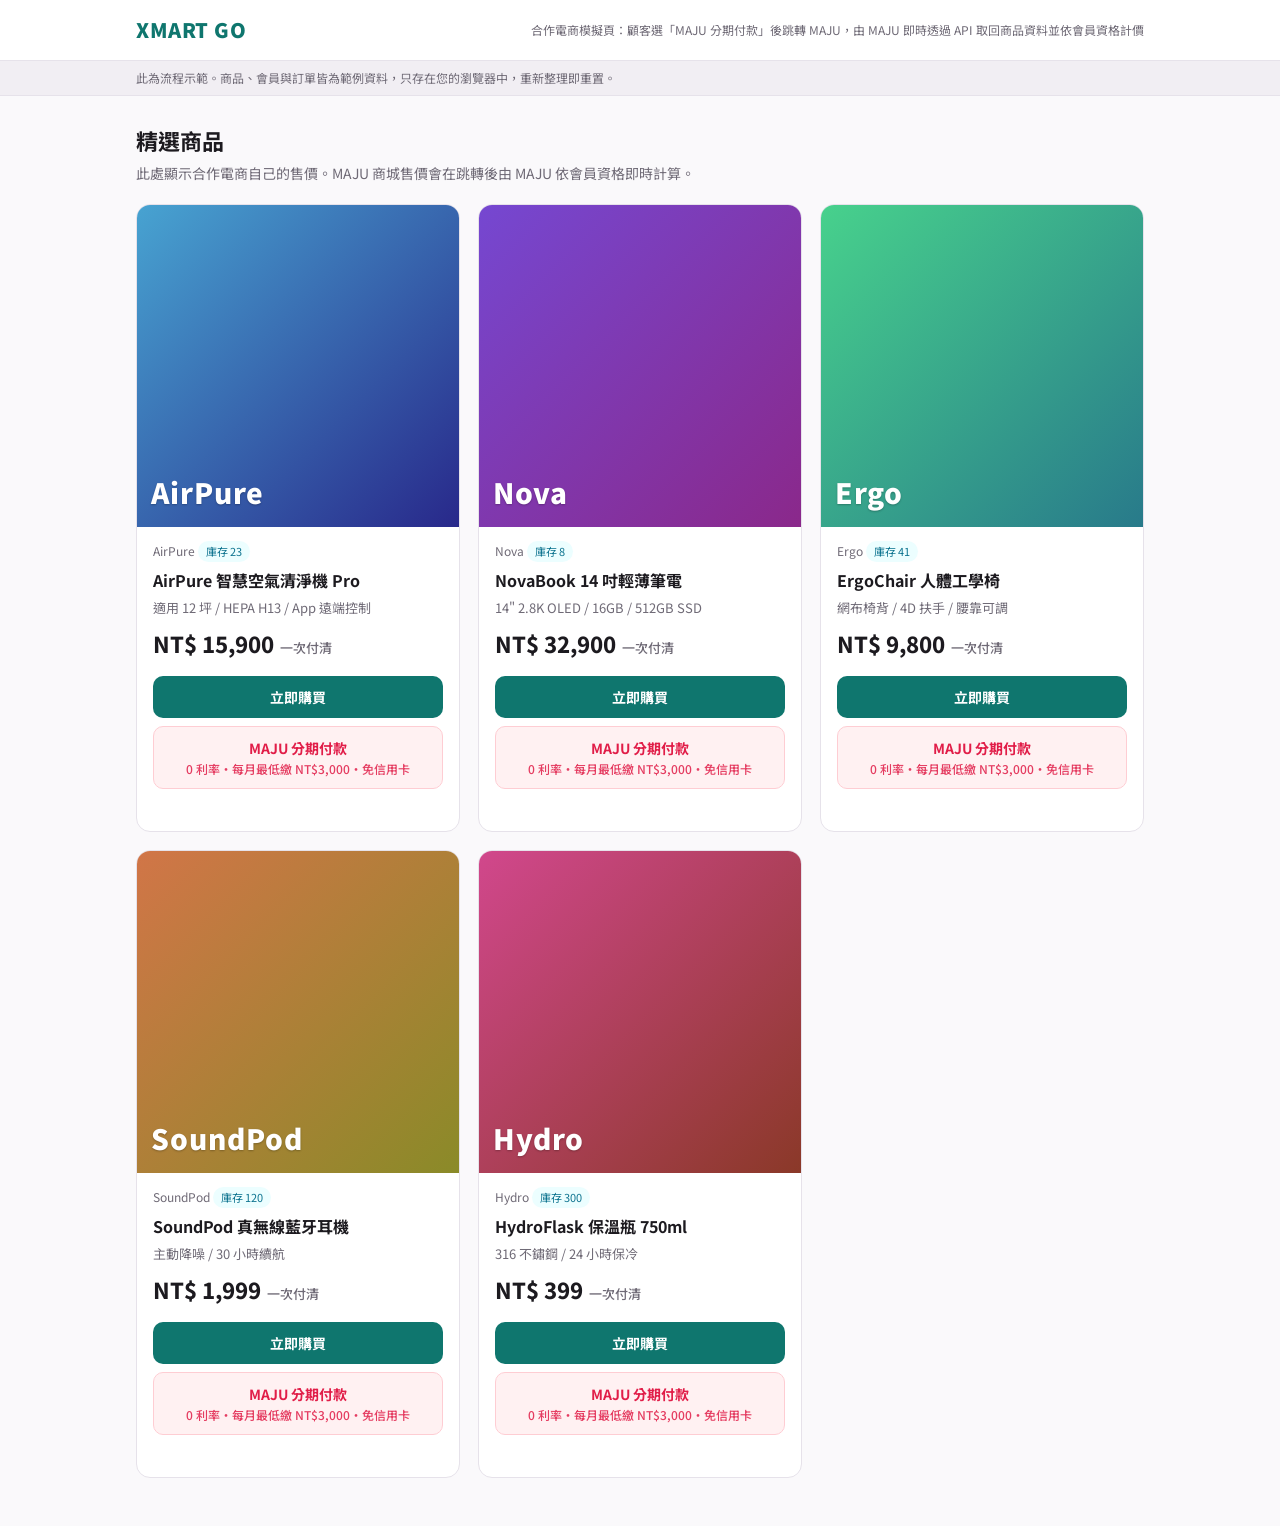
<file: index.html>
<!doctype html>
<html lang="zh-Hant">
<head>
<meta charset="utf-8">
<meta name="viewport" content="width=device-width, initial-scale=1, viewport-fit=cover">
<title>MAJU 分期付款流程示範</title>
<style>body{margin:0;font-size:14px}img{max-width:100%}</style>
<link rel="stylesheet" href="https://fonts.googleapis.com/css2?family=Noto+Sans+TC:wght@400;500;700;900&display=swap">
<style>
  /* Layout: two "sites" in one page — XMART GO shop (teal) and MAJU checkout (rose), switched by hash. Checkout is a 2-column grid that stacks on phones. */
  :root {
    --bg: #faf9fb; --card: #ffffff; --fg: #1c1a1f; --muted: #6f6a76; --line: #e6e2ea; --soft: #f1eef3;
    --brand: #e11d48; --brand-dark: #be123c; --brand-soft: #fff1f2; --brand-line: #fecdd3;
    --shop: #0f766e; --shop-soft: #ecfeff; --shop-fg: #0e7490;
    --ok: #15803d; --ok-soft: #f0fdf4; --warn: #b45309; --warn-soft: #fffbeb; --warn-line: #fde68a;
    --err: #991b1b; --err-soft: #fef2f2; --err-line: #fecaca;
    --chip: linear-gradient(135deg, #3f3f46, #18181b); --chip-diamond: linear-gradient(135deg, #0ea5e9, #1e3a8a);
    --font-body: "Noto Sans TC", "PingFang TC", "Microsoft JhengHei", system-ui, sans-serif;
  }
  @media (prefers-color-scheme: dark) { :root:not([data-theme="light"]) {
    --bg: #151317; --card: #1e1b21; --fg: #f3f0f5; --muted: #a39daa; --line: #2f2a34; --soft: #262229;
    --brand: #fb7185; --brand-dark: #fda4af; --brand-soft: #3a1620; --brand-line: #7f1d2d;
    --shop: #2dd4bf; --shop-soft: #0f2a2c; --shop-fg: #67e8f9;
    --ok: #4ade80; --ok-soft: #10281a; --warn: #fbbf24; --warn-soft: #2b2310; --warn-line: #6b4e0c;
    --err: #fca5a5; --err-soft: #3a1515; --err-line: #7f1d1d;
    --chip: linear-gradient(135deg, #52525b, #27272a); --chip-diamond: linear-gradient(135deg, #0284c7, #1e3a8a);
    color-scheme: dark;
  } }
  :root[data-theme="dark"] {
    --bg: #151317; --card: #1e1b21; --fg: #f3f0f5; --muted: #a39daa; --line: #2f2a34; --soft: #262229;
    --brand: #fb7185; --brand-dark: #fda4af; --brand-soft: #3a1620; --brand-line: #7f1d2d;
    --shop: #2dd4bf; --shop-soft: #0f2a2c; --shop-fg: #67e8f9;
    --ok: #4ade80; --ok-soft: #10281a; --warn: #fbbf24; --warn-soft: #2b2310; --warn-line: #6b4e0c;
    --err: #fca5a5; --err-soft: #3a1515; --err-line: #7f1d1d;
    --chip: linear-gradient(135deg, #52525b, #27272a); --chip-diamond: linear-gradient(135deg, #0284c7, #1e3a8a);
    color-scheme: dark;
  }
  * { box-sizing: border-box; }
  body { background: var(--bg); color: var(--fg); font-family: var(--font-body); line-height: 1.5; font-size: 14px; }
  body::before { content: ""; position: fixed; inset: 0 0 auto; height: env(safe-area-inset-top, 0px); z-index: 10; background: var(--card); }
  h1, h2, h3 { text-wrap: balance; }

  header { background: var(--card); border-bottom: 1px solid var(--line); position: sticky; top: env(safe-area-inset-top, 0px); z-index: 5; }
  .wrap { max-width: 1040px; margin: 0 auto; padding-left: max(16px, env(safe-area-inset-left, 0px)); padding-right: max(16px, env(safe-area-inset-right, 0px)); }
  header .wrap { min-height: 60px; display: flex; align-items: center; justify-content: space-between; gap: 12px; flex-wrap: wrap; padding-block: 8px; }
  .logo { font-weight: 900; font-size: 22px; letter-spacing: 2px; white-space: nowrap; }
  .logo.maju { color: var(--brand); }
  .logo.shop { color: var(--shop); letter-spacing: .5px; font-size: 20px; }
  .logo span { font-weight: 500; font-size: 12px; color: var(--muted); letter-spacing: 0; margin-left: 10px; }
  .note { font-size: 12px; color: var(--muted); }
  .demo { font-size: 12px; color: var(--muted); display: flex; align-items: center; gap: 6px; }
  select, input, button { font-family: inherit; }
  .demo select { font-size: 12px; border: 1px solid var(--line); border-radius: 8px; padding: 4px 6px; background: var(--card); color: var(--fg); }

  .banner { background: var(--soft); border-bottom: 1px solid var(--line); font-size: 12px; color: var(--muted); }
  .banner .wrap { padding-block: 8px; }

  /* shop */
  .shop h1 { font-size: 22px; margin: 28px 0 6px; }
  .sub { color: var(--muted); margin: 0 0 20px; }
  .grid { display: grid; grid-template-columns: repeat(auto-fill, minmax(240px, 1fr)); gap: 18px; padding-bottom: 48px; }
  .pcard { background: var(--card); border: 1px solid var(--line); border-radius: 14px; overflow: hidden; display: flex; flex-direction: column; min-width: 0; }
  .tile { width: 100%; aspect-ratio: 1; max-width: 100%; display: flex; align-items: flex-end; padding: 14px; color: #fff; font-weight: 900; font-size: 28px; letter-spacing: 1px; text-shadow: 0 1px 2px rgba(0,0,0,.25); }
  .tile.sm { width: 120px; height: 120px; aspect-ratio: auto; border-radius: 12px; font-size: 20px; padding: 10px; flex: none; }
  .pbody { padding: 14px 16px 16px; display: flex; flex-direction: column; gap: 6px; flex: 1; }
  .brand { font-size: 12px; color: var(--muted); }
  .name { font-weight: 700; font-size: 16px; }
  .spec { font-size: 13px; color: var(--muted); }
  .price { font-size: 22px; font-weight: 800; margin-top: 4px; font-variant-numeric: tabular-nums; }
  .price small { font-size: 13px; font-weight: 500; color: var(--muted); margin-left: 6px; }
  .actions { display: grid; gap: 8px; margin-top: auto; padding-top: 10px; }
  .btn { border: 0; border-radius: 10px; padding: 11px 12px; font-size: 14px; font-weight: 700; cursor: pointer; text-align: center; display: block; width: 100%; color: var(--fg); background: var(--soft); }
  .btn:focus-visible { outline: 2px solid var(--brand); outline-offset: 2px; }
  .btn-shop { background: var(--shop); color: #fff; }
  .btn-maju { background: var(--brand-soft); color: var(--brand); border: 1px solid var(--brand-line); }
  .btn-maju b { display: block; font-size: 12px; font-weight: 500; opacity: .85; margin-top: 2px; }
  .tag { display: inline-block; font-size: 11px; background: var(--shop-soft); color: var(--shop-fg); border-radius: 999px; padding: 2px 8px; }
  .toast { font-size: 13px; color: var(--muted); padding: 8px 0 0; min-height: 20px; }

  /* checkout */
  .steps { display: flex; gap: 8px; font-size: 13px; color: var(--muted); margin: 20px 0 14px; flex-wrap: wrap; }
  .steps b { color: var(--brand); }
  .steps i { font-style: normal; opacity: .5; }
  .layout { display: grid; grid-template-columns: 1fr 360px; gap: 20px; align-items: start; padding-bottom: 60px; }
  @media (max-width: 860px) { .layout { grid-template-columns: 1fr; } }
  .layout > * { min-width: 0; }
  .card { background: var(--card); border: 1px solid var(--line); border-radius: 16px; padding: 20px; min-width: 0; }
  .card + .card { margin-top: 16px; }
  h2 { font-size: 16px; margin: 0 0 14px; display: flex; align-items: center; gap: 8px; flex-wrap: wrap; }
  h2 .num { width: 22px; height: 22px; border-radius: 50%; background: var(--brand); color: #fff; font-size: 12px; display: inline-flex; align-items: center; justify-content: center; }
  h2 small { font-weight: 500; color: var(--muted); font-size: 12px; }

  .member { display: flex; align-items: center; gap: 14px; flex-wrap: wrap; }
  .cardchip { padding: 10px 14px; border-radius: 12px; color: #fff; min-width: 150px; background: var(--chip); }
  .cardchip.diamond { background: var(--chip-diamond); }
  .cardchip .lvl { font-size: 11px; opacity: .85; }
  .cardchip .cn { font-weight: 800; font-size: 16px; }
  .credit { flex: 1; min-width: 220px; }
  .credit .row { display: flex; justify-content: space-between; font-size: 13px; color: var(--muted); font-variant-numeric: tabular-nums; }
  .credit .row b { color: var(--fg); }
  .bar { height: 8px; border-radius: 999px; background: var(--soft); overflow: hidden; margin: 6px 0; display: flex; }
  .bar i { display: block; height: 100%; }
  .bar .used { background: var(--muted); }
  .bar .res { background: var(--warn); }
  .bar .this { background: var(--brand); }
  .legend { font-size: 11px; color: var(--muted); display: flex; gap: 12px; flex-wrap: wrap; font-variant-numeric: tabular-nums; }
  .legend i { display: inline-block; width: 8px; height: 8px; border-radius: 2px; margin-right: 4px; }
  .legend b { color: var(--fg); }

  .product { display: flex; gap: 16px; }
  .product > div { min-width: 0; }
  .source { margin-top: 8px; font-size: 12px; color: var(--muted); display: flex; align-items: center; gap: 6px; flex-wrap: wrap; }
  .dot { width: 8px; height: 8px; border-radius: 50%; background: var(--ok); display: inline-block; flex: none; }
  .dot.loading { background: var(--warn); animation: pulse 1s infinite; }
  @keyframes pulse { 50% { opacity: .3; } }

  .pricebox { margin-top: 14px; padding: 14px 16px; border-radius: 12px; background: var(--brand-soft); border: 1px solid var(--brand-line); display: grid; grid-template-columns: 1fr auto; gap: 4px 16px; align-items: center; }
  .pricebox .label { font-size: 13px; color: var(--brand-dark); font-weight: 600; }
  .pricebox .maju { font-size: 28px; font-weight: 900; color: var(--brand); text-align: right; font-variant-numeric: tabular-nums; }
  .pricebox .psub { font-size: 12px; color: var(--muted); grid-column: 1 / -1; display: flex; justify-content: space-between; flex-wrap: wrap; gap: 6px; }

  .revolving { border: 2px solid var(--brand); border-radius: 12px; padding: 14px 16px; background: var(--card); }
  .revolving .t { font-weight: 800; font-size: 16px; text-wrap: balance; }
  .revolving p { margin: 4px 0 0; font-size: 13px; color: var(--muted); }
  .hint { font-size: 12px; color: var(--muted); margin: 10px 0 0; }
  .notice { font-size: 12px; color: var(--warn); background: var(--warn-soft); border: 1px solid var(--warn-line); border-radius: 10px; padding: 8px 12px; margin-top: 10px; }

  .field { display: grid; gap: 4px; margin-bottom: 12px; }
  .field label { font-size: 13px; color: var(--muted); }
  .field input { border: 1px solid var(--line); border-radius: 10px; padding: 10px 12px; font-size: 15px; background: var(--card); color: var(--fg); width: 100%; }
  .field input:focus { outline: 2px solid var(--brand-line); border-color: var(--brand); }
  .field .fe { font-size: 12px; color: var(--err); min-height: 16px; }
  .row2 { display: grid; grid-template-columns: 1fr 1fr; gap: 12px; }
  @media (max-width: 520px) { .row2 { grid-template-columns: 1fr; } }

  .summary { position: sticky; top: calc(76px + env(safe-area-inset-top, 0px)); }
  .line { display: flex; justify-content: space-between; font-size: 14px; padding: 6px 0; gap: 10px; font-variant-numeric: tabular-nums; }
  .line.muted { color: var(--muted); font-size: 13px; }
  .line.total { border-top: 1px solid var(--line); margin-top: 6px; padding-top: 12px; font-weight: 800; font-size: 16px; }
  .line.total span:last-child { color: var(--brand); font-size: 20px; }
  .btn-primary { background: var(--brand); color: #fff; margin-top: 14px; padding: 14px; font-size: 16px; font-weight: 800; border-radius: 12px; }
  .btn-primary:hover { background: var(--brand-dark); }
  .btn-primary:disabled { background: var(--line); color: var(--muted); cursor: not-allowed; }
  .btn-ghost { background: transparent; color: var(--muted); font-weight: 500; font-size: 13px; margin-top: 6px; }
  .legal { font-size: 11px; color: var(--muted); margin-top: 10px; }

  table { width: 100%; border-collapse: collapse; font-size: 13px; margin-top: 10px; font-variant-numeric: tabular-nums; }
  th, td { text-align: left; padding: 7px 4px; border-bottom: 1px solid var(--line); }
  th { color: var(--muted); font-weight: 500; font-size: 12px; }
  td:last-child, th:last-child { text-align: right; }
  details summary { cursor: pointer; font-size: 13px; color: var(--muted); margin-top: 8px; }

  .skeleton { background: linear-gradient(90deg, var(--soft) 25%, var(--line) 50%, var(--soft) 75%); background-size: 200% 100%; animation: sk 1.2s infinite; border-radius: 8px; height: 16px; }
  @keyframes sk { to { background-position: -200% 0; } }
  .error { background: var(--err-soft); border: 1px solid var(--err-line); color: var(--err); border-radius: 12px; padding: 16px; }
  .blocked { background: var(--warn-soft); border: 1px solid var(--warn-line); color: var(--warn); border-radius: 12px; padding: 14px 16px; margin-top: 14px; font-size: 14px; }
  .blocked b { display: block; font-size: 15px; margin-bottom: 2px; }
  .success { text-align: center; padding: 30px 20px; }
  .success .check { width: 64px; height: 64px; border-radius: 50%; background: var(--ok-soft); color: var(--ok); font-size: 32px; display: inline-flex; align-items: center; justify-content: center; margin-bottom: 12px; }
  .success h3 { margin: 0 0 6px; font-size: 20px; }
  .success .oid { font-family: ui-monospace, Menlo, monospace; background: var(--soft); padding: 4px 10px; border-radius: 8px; display: inline-block; margin: 6px 0 14px; }
  .success p { margin: 0 0 6px; }
  .success .sub2 { color: var(--muted); font-size: 13px; margin-bottom: 16px; }
  .success table { max-width: 440px; margin: 0 auto; }
  .success .acts { max-width: 320px; margin: 20px auto 0; display: grid; gap: 6px; }
  .success .acts .btn-primary { margin: 0; }
  @media (prefers-reduced-motion: reduce) { .dot.loading, .skeleton { animation: none; } }

  /* 2026-11-13 改版：不分期數，改為每月最低應繳 */
  [hidden] { display: none !important; }
  .stats { display: grid; grid-template-columns: repeat(auto-fit, minmax(150px, 1fr)); gap: 10px; margin-top: 12px; }
  .stats > div { background: var(--soft); border-radius: 10px; padding: 10px 12px; min-width: 0; }
  .stats span { display: block; font-size: 12px; color: var(--muted); }
  .stats b { font-size: 16px; font-variant-numeric: tabular-nums; }
  .success .check.wait { background: var(--warn-soft); color: var(--warn); }
  .btn-demo { background: var(--card); border: 1px dashed var(--muted); color: var(--fg); font-weight: 500; }
  .calc { max-width: 440px; margin: 18px auto 6px; text-align: left; background: var(--soft); border-radius: 12px; padding: 14px 16px; }
  .calc-t { font-weight: 700; margin-bottom: 8px; }
  .calc-t small { font-weight: 400; color: var(--muted); font-size: 12px; margin-left: 6px; }
  .calc label { font-size: 13px; color: var(--muted); }
  .calc-row { display: flex; gap: 8px; margin-top: 4px; }
  .calc-row input { flex: 1; min-width: 0; border: 1px solid var(--line); border-radius: 10px; padding: 10px 12px; font-size: 15px; background: var(--card); color: var(--fg); font-variant-numeric: tabular-nums; }
  .calc-row input:focus { outline: 2px solid var(--brand-line); border-color: var(--brand); }
  .calc-row .btn { width: auto; padding-inline: 18px; background: var(--card); border: 1px solid var(--line); }
  .calc-out { font-size: 13px; margin-top: 8px; min-height: 20px; font-variant-numeric: tabular-nums; }
  .calc-out.bad { color: var(--err); }
  .success details { max-width: 440px; margin: 0 auto; text-align: left; }
</style>
</head>
<body>
<!-- ===================== XMART GO（合作電商）示範 ===================== -->
<div id="shopView" class="shop">
  <header><div class="wrap">
    <div class="logo shop">XMART GO</div>
    <div class="note">合作電商模擬頁：顧客選「MAJU 分期付款」後跳轉 MAJU，由 MAJU 即時透過 API 取回商品資料並依會員資格計價</div>
  </div></header>
  <div class="banner"><div class="wrap">此為流程示範。商品、會員與訂單皆為範例資料，只存在您的瀏覽器中，重新整理即重置。</div></div>
  <main class="wrap">
    <h1>精選商品</h1>
    <p class="sub">此處顯示合作電商自己的售價。MAJU 商城售價會在跳轉後由 MAJU 依會員資格即時計算。</p>
    <div id="grid" class="grid"></div>
  </main>
</div>

<!-- ===================== MAJU 確認頁 ===================== -->
<div id="majuView" hidden>
  <header><div class="wrap">
    <div class="logo maju">MAJU<span>先買後付</span></div>
    <div class="demo"><label for="memberSel">示範會員</label> <select id="memberSel"></select></div>
  </div></header>
  <main class="wrap">
    <div class="steps"><b>① 會員與額度</b><i>›</i><b>② 確認商品與售價</b><i>›</i><b>③ 繳款方式</b><i>›</i>④ 完成</div>

    <section id="loadingView" class="card">
      <div class="source"><span class="dot loading"></span>正在向合作商城即時取得商品資料，並檢核會員額度…</div>
      <div class="product" style="margin-top:14px">
        <div class="skeleton" style="height:120px;width:120px;flex:none"></div>
        <div style="flex:1">
          <div class="skeleton" style="width:30%"></div>
          <div class="skeleton" style="width:70%;margin-top:10px;height:22px"></div>
          <div class="skeleton" style="width:50%;margin-top:10px"></div>
        </div>
      </div>
    </section>

    <section id="errorView" class="error" hidden></section>

    <div id="checkoutView" class="layout" hidden>
      <div>
        <section class="card">
          <h2><span class="num">1</span>會員資格與可用額度</h2>
          <div class="member">
            <div class="cardchip" id="cardChip"><div class="lvl" id="cardLvl"></div><div class="cn" id="cardName"></div></div>
            <div class="credit">
              <div class="row"><span id="limitLabel">等級額度</span><b id="cLimit"></b></div>
              <div class="bar"><i class="used" id="barUsed"></i><i class="res" id="barRes"></i><i class="this" id="barThis"></i></div>
              <div class="legend"><span><i style="background:var(--muted)"></i>未償還帳款 <b id="cOut"></b></span><span><i style="background:var(--warn)"></i>保留額度 <b id="cRes"></b></span><span><i style="background:var(--brand)"></i>本筆交易</span><span>剩餘可用 <b id="cAvail"></b></span></div>
              <div class="row" style="margin-top:8px"><span>居留期限</span><b id="cArc"></b></div>
            </div>
          </div>
          <div id="blocked" class="blocked" hidden></div>
        </section>

        <section class="card">
          <h2><span class="num">2</span>確認商品與 MAJU 商城售價</h2>
          <div class="product">
            <div class="tile sm" id="pTile"></div>
            <div>
              <div class="brand" id="pBrand"></div>
              <div class="name" id="pName"></div>
              <div class="spec" id="pSpec"></div>
              <div class="source"><span class="dot"></span>商品資料由 <b id="mName"></b> 即時提供　<span id="fetchedAt"></span></div>
            </div>
          </div>
          <div class="pricebox">
            <span class="label">MAJU 商城售價</span>
            <span class="maju" id="majuPrice"></span>
            <div class="psub"><span>0 利率・0 手續費</span><span>免信用卡</span></div>
          </div>
        </section>

        <section class="card">
          <h2><span class="num">3</span>繳款方式 <small>不用選期數</small></h2>
          <div class="revolving"><div class="t" id="payTitle"></div><p id="payDesc"></p></div>
          <div class="stats">
            <div><span>本筆成立後帳款</span><b id="pBalance"></b></div>
            <div><span>下次最低應繳</span><b id="pMin"></b></div>
            <div><span>只繳最低應繳</span><b id="pMonths"></b></div>
            <div><span>首次應繳日</span><b id="pFirst"></b></div>
          </div>
          <div class="notice" id="minNotice"></div>
        </section>

        <section class="card">
          <h2><span class="num">4</span>聯絡資料</h2>
          <form id="buyerForm" autocomplete="on" novalidate>
            <div class="row2">
              <div class="field"><label for="phone">手機（接收審核與帳單通知）*</label><input id="phone" name="phone" inputmode="tel" placeholder="0912345678"><div class="fe" id="phoneErr"></div></div>
              <div class="field"><label for="email">Email</label><input id="email" name="email" type="email" placeholder="you@example.com"><div class="fe"></div></div>
            </div>
          </form>
        </section>
      </div>

      <aside class="card summary">
        <h2>訂單摘要</h2>
        <div class="line"><span>商品</span><span id="sName" style="text-align:right;max-width:60%"></span></div>
        <div class="line"><span>MAJU 商城售價</span><span id="sPrice"></span></div>
        <div class="line"><span>每月最低應繳</span><span id="sMin"></span></div>
        <div class="line"><span>只繳最低應繳</span><span id="sMonths"></span></div>
        <div class="line muted"><span>利息 / 手續費</span><span>NT$ 0 / NT$ 0</span></div>
        <div class="line muted"><span>本筆成立後帳款</span><span id="sBalance"></span></div>
        <div class="line muted"><span>交易後剩餘可用額度</span><span id="sAfter"></span></div>
        <div class="line total"><span>訂單總金額</span><span id="sTotal"></span></div>
        <details><summary>查看只繳最低應繳的繳款試算</summary><table><thead><tr><th>月份</th><th>最低應繳日</th><th>金額</th></tr></thead><tbody id="schedule"></tbody></table></details>
        <button class="btn btn-primary" id="submitBtn" type="button">確認交易</button>
        <button class="btn btn-ghost" id="backBtn" type="button">取消，返回合作商城</button>
        <div class="fe" id="submitErr" style="font-size:12px;color:var(--err);margin-top:6px"></div>
        <p class="legal">確認即表示您同意 MAJU 服務條款與個資告知事項。訂單成立後將保留對應額度；付款確認前取消，額度將依規則釋放。</p>
      </aside>
    </div>

    <!-- 額度不足：已送出人工審核申請 -->
    <section id="pendingView" class="card success" hidden>
      <div class="check wait">…</div>
      <h3 id="reqTitle">已送出人工審核申請</h3>
      <div>申請編號</div>
      <div class="oid" id="reqId"></div>
      <p id="reqSummary"></p>
      <p class="sub2" id="reqNote"></p>
      <div class="acts">
        <button class="btn btn-demo" id="approveBtn" type="button">示範：後台核准</button>
        <button class="btn btn-demo" id="rejectBtn" type="button">示範：後台駁回</button>
        <button class="btn btn-ghost" id="reqBackBtn" type="button">返回合作商城</button>
      </div>
      <p class="toast" id="reqMsg"></p>
    </section>

    <section id="doneView" class="card success" hidden>
      <div class="check">✓</div>
      <h3 id="doneTitle">訂單已建立，額度已保留</h3>
      <div>訂單編號</div>
      <div class="oid" id="doneOrderId"></div>
      <p id="doneSummary"></p>
      <p class="sub2" id="doneCredit"></p>

      <div class="calc" id="calcBox">
        <div class="calc-t">繳款試算 <small>以本筆入帳後的帳款計算</small></div>
        <label for="payAmt">這次要繳多少</label>
        <div class="calc-row"><input id="payAmt" inputmode="numeric" autocomplete="off"><button class="btn" id="payCalcBtn" type="button">試算</button></div>
        <div class="hint" id="payRange"></div>
        <div class="calc-out" id="payOut"></div>
      </div>

      <details><summary>查看只繳最低應繳的繳款試算</summary><table><thead><tr><th>月份</th><th>最低應繳日</th><th>金額</th></tr></thead><tbody id="doneSchedule"></tbody></table></details>
      <div class="acts">
        <button class="btn btn-primary" id="doneBackBtn" type="button">返回合作商城</button>
        <button class="btn btn-ghost" id="cancelBtn" type="button">示範：取消此訂單並釋放額度</button>
      </div>
      <p class="toast" id="cancelMsg"></p>
    </section>
  </main>
</div>

<script>
// MAJU 示範：計價、額度、逾期與繳款規則。
// 原型伺服器（server.js）與單檔示範頁共用同一份，兩邊的數字一定一致。
// 規則來源：2026-11-07 需求規劃書 + 2026-11-13 會議（取消期數、每月最低應繳、超額人工審核）。
(function (root, factory) {
  if (typeof module === 'object' && module.exports) module.exports = factory();
  else root.MajuCore = factory();
})(typeof self !== 'undefined' ? self : this, function () {
  // ==========================================================================
  // 後台可設定的參數（正式環境存資料庫，由管理後台維護並保留歷史）
  // ==========================================================================
  const SETTINGS = {
    minMonthlyPayment: 3000,   // 每月最低應繳；帳款不足此數時繳清餘額
    statementDay: 10,          // 每月出帳日（沿用 V2.6，2026-11-13 定案）
    paymentDueDay: 25,         // 每月繳款截止日（沿用 V2.6：10 日出帳、25 日截止）
    diamondRatePct: 105,       // 鑽石卡：原價 × 1.05
    vipRatePctOver50999: null, // 原價超過 50,999 的倍率（百分比）；null = 沿用每千元 +1%
    overLimitMultiple: 1,      // 人工審核的臨時額度上限 = 等級額度 × 幾倍。1 = 多一倍，帳款最高到等級額度的兩倍
    overLimitMinPaidPeriods: 1, // 人工審核：至少完成幾期繳款才可申請
    overdueLockDays: 7,        // 逾期達幾天：暫停新消費、一般 VIP 降一級（2026-11-13 定案）
    overdueLegalDays: 30,      // 逾期達幾天：停止所有交易並進入法律程序（2026-11-13 定案為一個月）
  };

  // 一般 VIP 等級、卡別與等級額度（每升一級 +5,000；連續 3 個月正常繳款升一級）
  const VIP_LEVELS = {
    1: { card: '綠卡', limit: 5000 },
    2: { card: '銀卡', limit: 10000 },
    3: { card: '金卡', limit: 15000 },
    4: { card: '白金卡', limit: 20000 },
    5: { card: '鈦金卡', limit: 25000 },
    6: { card: '黑金卡', limit: 30000 },
    7: { card: '紫金卡', limit: 35000 },
  };

  const nt = (n) => 'NT$ ' + Number(n).toLocaleString('zh-TW');

  // ==========================================================================
  // 示範資料
  // ==========================================================================
  const ymd = (d) => `${d.getFullYear()}-${String(d.getMonth() + 1).padStart(2, '0')}-${String(d.getDate()).padStart(2, '0')}`;
  // 示範會員的居留期限以「今天起算幾個月後」產生，示範頁放多久都不會過期
  const monthsFromNow = (n, now) => { const t = now || new Date(); return ymd(new Date(t.getFullYear(), t.getMonth() + n, t.getDate())); };

  function demoMembers() {
    return {
      m_vip1: { id: 'm_vip1', name: 'Maria Santos', type: 'vip', level: 1, outstanding: 0, reserved: 0, paidPeriods: 0, overdueDays: 0, kyc: 'approved', arcExpiry: monthsFromNow(20) },
      m_vip3: { id: 'm_vip3', name: 'Nguyen Thi Hoa', type: 'vip', level: 3, outstanding: 4200, reserved: 0, paidPeriods: 5, overdueDays: 0, kyc: 'approved', arcExpiry: monthsFromNow(26) },
      m_vip7: { id: 'm_vip7', name: 'Budi Santoso', type: 'vip', level: 7, outstanding: 0, reserved: 0, paidPeriods: 14, overdueDays: 0, kyc: 'approved', arcExpiry: monthsFromNow(30) },
      m_diamond: { id: 'm_diamond', name: 'Somchai P.', type: 'diamond', deposit: 20000, outstanding: 6000, reserved: 0, paidPeriods: 3, overdueDays: 0, kyc: 'approved', arcExpiry: monthsFromNow(18) },
      // 居留證 5 個月後到期：買得起，但只繳最低應繳會繳到居留期限之後
      m_arc: { id: 'm_arc', name: 'Siti Rahayu', type: 'vip', level: 4, outstanding: 0, reserved: 0, paidPeriods: 6, overdueDays: 0, kyc: 'approved', arcExpiry: monthsFromNow(5) },
      m_late3: { id: 'm_late3', name: 'Ana Lim', type: 'vip', level: 2, outstanding: 6500, reserved: 0, paidPeriods: 2, overdueDays: 3, kyc: 'approved', arcExpiry: monthsFromNow(14) },
      // 原 VIP3，逾期達 7 天已降為 VIP2
      m_overdue: { id: 'm_overdue', name: 'Jose Reyes', type: 'vip', level: 2, outstanding: 9500, reserved: 0, paidPeriods: 4, overdueDays: 9, kyc: 'approved', arcExpiry: monthsFromNow(10) },
      m_legal: { id: 'm_legal', name: 'Dewi Kartika', type: 'vip', level: 1, outstanding: 4800, reserved: 0, paidPeriods: 1, overdueDays: 35, kyc: 'approved', arcExpiry: monthsFromNow(8) },
    };
  }

  // 模擬合作電商（XMART GO）的商品資料
  function demoProducts() {
    return {
      P001: { id: 'P001', name: 'AirPure 智慧空氣清淨機 Pro', brand: 'AirPure', spec: '適用 12 坪 / HEPA H13 / App 遠端控制', price: 15900, currency: 'TWD', stock: 23, hue: 200, image: 'https://picsum.photos/seed/airpure/800/800' },
      P002: { id: 'P002', name: 'NovaBook 14 吋輕薄筆電', brand: 'Nova', spec: '14" 2.8K OLED / 16GB / 512GB SSD', price: 32900, currency: 'TWD', stock: 8, hue: 260, image: 'https://picsum.photos/seed/novabook/800/800' },
      P003: { id: 'P003', name: 'ErgoChair 人體工學椅', brand: 'Ergo', spec: '網布椅背 / 4D 扶手 / 腰靠可調', price: 9800, currency: 'TWD', stock: 41, hue: 150, image: 'https://picsum.photos/seed/ergochair/800/800' },
      P004: { id: 'P004', name: 'SoundPod 真無線藍牙耳機', brand: 'SoundPod', spec: '主動降噪 / 30 小時續航', price: 1999, currency: 'TWD', stock: 120, hue: 20, image: 'https://picsum.photos/seed/soundpod/800/800' },
      P005: { id: 'P005', name: 'HydroFlask 保溫瓶 750ml', brand: 'Hydro', spec: '316 不鏽鋼 / 24 小時保冷', price: 399, currency: 'TWD', stock: 300, hue: 330, image: 'https://picsum.photos/seed/hydro/800/800' },
    };
  }

  // ==========================================================================
  // 價格引擎：一般 VIP 依原價區間倍率，鑽石卡固定 ×1.05，小數一律無條件進位
  //   1–499 ×1.05；500–999 ×1.10；1,000 起每滿 1,000 再 +0.01（50,000–50,999 = ×1.60）
  // 倍率以「百分比整數」計算，避免浮點誤差（1,500 × 1.11 用浮點會算成 1,666）。
  // ==========================================================================
  function vipRatePct(originalPrice) {
    if (originalPrice <= 499) return 105;
    if (originalPrice <= 999) return 110;
    if (originalPrice > 50999 && SETTINGS.vipRatePctOver50999) return SETTINGS.vipRatePctOver50999;
    return 110 + Math.floor(originalPrice / 1000);
  }

  function computeMajuPrice(originalPrice, member) {
    const original = Math.round(Number(originalPrice));
    const diamond = member.type === 'diamond';
    const pct = diamond ? SETTINGS.diamondRatePct : vipRatePct(original);
    const rate = pct / 100;
    return {
      price: Math.ceil((original * pct) / 100),
      rate,
      rule: `${diamond ? '鑽石卡固定倍率' : '一般 VIP 原價區間倍率'} ×${rate.toFixed(2)}`,
    };
  }

  // ==========================================================================
  // 額度：可用額度 = 等級額度（鑽石卡為已入帳保證金）− 未償還帳款 − 保留額度，最低為 0。
  // 人工審核給的是臨時額度，不另外記帳也不能循環：帳款高於等級額度時可用額度就是 0，
  // 繳款先還這一段，繳到等級額度以內之後，才恢復為「繳多少、恢復多少」的可循環額度。
  // ==========================================================================
  function creditOf(member) {
    const baseLimit = member.type === 'diamond' ? member.deposit : VIP_LEVELS[member.level].limit;
    const balance = member.outstanding + member.reserved;
    return {
      type: member.type,
      level: member.type === 'vip' ? member.level : null,
      card: member.type === 'diamond' ? '鑽石卡' : VIP_LEVELS[member.level].card,
      baseLimit,
      outstanding: member.outstanding,
      reserved: member.reserved,
      available: Math.max(0, baseLimit - balance),
      overBy: Math.max(0, balance - baseLimit),
      paidPeriods: member.paidPeriods || 0,
      arcExpiry: member.arcExpiry || null, // 居留證的居留期限
    };
  }

  // ==========================================================================
  // 帳戶狀態：KYC 與逾期分級
  // ==========================================================================
  function standing(member) {
    if (member.kyc !== 'approved') {
      return { code: 'kyc', canBuy: false, label: 'KYC 未通過', reason: '身分驗證（KYC）尚未通過，無法使用 MAJU 服務。' };
    }
    if (member.arcExpiry && member.arcExpiry < ymd(new Date())) {
      return { code: 'arc_expired', canBuy: false, label: '居留證已到期', reason: '居留證已到期。請先更新證件並完成查驗，才能繼續消費；已有的帳款照常繳款。' };
    }
    const d = member.overdueDays || 0;
    const vip = member.type === 'vip';
    if (d >= SETTINGS.overdueLegalDays) {
      return { code: 'legal', canBuy: false, label: `逾期 ${d} 天・永久停止交易`,
        reason: `帳款已逾期 ${d} 天，帳戶已停止所有交易並進入法律程序。請聯繫 MAJU 客服。` };
    }
    if (d >= SETTINGS.overdueLockDays) {
      return { code: 'locked', canBuy: false, label: `逾期 ${d} 天・暫停消費`,
        reason: `帳款已逾期 ${d} 天，已暫停新消費${vip ? '並調降一個會員等級' : ''}。繳清逾期款項並正式入帳後恢復消費${vip ? '，升級需重新累積 3 個月正常繳款' : ''}。` };
    }
    if (d > 0) {
      return { code: 'late', canBuy: true, label: `逾期 ${d} 天`,
        warning: `您有帳款已逾期 ${d} 天，請儘快繳款。逾期達 ${SETTINGS.overdueLockDays} 天將暫停新消費${vip ? '並調降會員等級' : ''}。` };
    }
    return { code: 'ok', canBuy: true, label: '' };
  }

  // ==========================================================================
  // 繳款：不分期數。每月最低應繳 3,000（帳款不足 3,000 時繳清餘額），可多繳或一次繳清。
  // ==========================================================================
  function dueDates(count, now) {
    const today = now || new Date();
    const y = today.getFullYear();
    // 出帳日之後才成立的消費歸入下個月的帳單；每張帳單在當月的繳款截止日到期
    const m = today.getMonth() + (today.getDate() >= SETTINGS.statementDay ? 1 : 0);
    const out = [];
    for (let i = 0; i < count; i++) {
      const d = new Date(y, m + i, SETTINGS.paymentDueDay); // 本地時區，避免轉 UTC 後日期退一天
      out.push(`${d.getFullYear()}-${String(d.getMonth() + 1).padStart(2, '0')}-${String(d.getDate()).padStart(2, '0')}`);
    }
    return out;
  }

  // 以「每月只繳最低應繳」試算繳清時程
  function repaymentOf(balance, now) {
    const min = SETTINGS.minMonthlyPayment;
    const months = Math.ceil(balance / min);
    let remain = balance;
    const schedule = dueDates(months, now).map((dueDate, i) => {
      const amount = Math.min(min, remain);
      remain -= amount;
      return { period: i + 1, dueDate, amount, remaining: remain };
    });
    return {
      balance,
      minPayment: Math.min(min, balance),
      dueDay: SETTINGS.paymentDueDay,
      firstDueDate: schedule.length ? schedule[0].dueDate : null,
      estimatedMonths: months,
      schedule,
    };
  }

  // 會員自填繳款金額的檢核：最低應繳 ≤ 金額 ≤ 帳款（不能預繳超過帳款）
  function validatePayment(amount, balance) {
    const min = Math.min(SETTINGS.minMonthlyPayment, balance);
    const n = Number(amount);
    if (!Number.isInteger(n) || n <= 0) return { ok: false, min, max: balance, reason: '請輸入整數金額' };
    if (n < min) return { ok: false, min, max: balance, reason: `最低應繳 ${nt(min)}` };
    if (n > balance) return { ok: false, min, max: balance, reason: `不能超過目前帳款 ${nt(balance)}` };
    return { ok: true, min, max: balance };
  }

  // ==========================================================================
  // 額度不足時：一般 VIP 可針對單筆訂單申請人工審核
  // ==========================================================================
  // 做法參考信用卡的臨時額度：只給這一筆消費用、不能循環。
  //   信用卡：超過永久額度的部分全數列入當期最低應繳，下一期要一次繳清。
  //   MAJU ：超過等級額度的部分每月至少繳最低應繳，繳到等級額度以內為止；
  //          這段期間繳款不恢復可用額度、也不能再消費，之後才回到可循環的等級額度。
  const maxExtraOf = (credit) => credit.baseLimit * SETTINGS.overLimitMultiple;
  const multipleLabel = () => (SETTINGS.overLimitMultiple === 1 ? '一倍' : ' ' + SETTINGS.overLimitMultiple + ' 倍');
  const payoffMonthsOf = (extra) => Math.ceil(Math.max(0, extra) / SETTINGS.minMonthlyPayment);

  function overLimitOf(member, credit, majuPrice, st) {
    const shortfall = majuPrice - credit.available;
    const extra = member.outstanding + member.reserved + majuPrice - credit.baseLimit; // 成立後會比等級額度多出多少（臨時額度）
    const maxExtra = maxExtraOf(credit);
    const base = { extra, maxExtra, payoffMonths: payoffMonthsOf(extra) };
    if (member.type === 'diamond') {
      return { ...base, canApply: false, message: `鑽石卡額度依保證金計算，請先追加保證金至少 ${nt(shortfall)}，入帳後再進行交易。` };
    }
    if (st.code === 'late') {
      return { ...base, canApply: false, message: '帳款逾期中，繳清逾期款項後才能申請人工審核。' };
    }
    if (credit.overBy > 0) {
      // 臨時額度還沒還清之前，連小額也不能再買
      return { ...base, canApply: false, message: `您還有臨時額度 ${nt(credit.overBy)} 沒有還清。要先把帳款繳到等級額度以內，才能再消費。` };
    }
    if ((member.paidPeriods || 0) < SETTINGS.overLimitMinPaidPeriods) {
      return { ...base, canApply: false, message: `您還沒有繳款紀錄。完成至少 ${SETTINGS.overLimitMinPaidPeriods} 期繳款後，才能申請人工審核。` };
    }
    if (extra > maxExtra) {
      return { ...base, canApply: false, message: `這筆訂單會比等級額度多 ${nt(extra)}。臨時額度最多是等級額度的${multipleLabel()}，也就是 ${nt(maxExtra)}，無法申請。` };
    }
    return { ...base, canApply: true,
      message: `您可以針對這一筆訂單申請人工審核，取得臨時額度。臨時額度最多是等級額度的${multipleLabel()}，也就是 ${nt(maxExtra)}。核准後，多出的 ${nt(extra)} 要先償還：每月至少繳 ${nt(SETTINGS.minMonthlyPayment)}，約 ${base.payoffMonths} 個月還到等級額度以內。在那之前不能再消費，之後才恢復為可循環使用的額度。` };
  }

  // ==========================================================================
  // 還款期間不得超過居留期限：以只繳最低應繳試算的最後一個應繳日，不得晚於居留期限。
  // 超過時訂單不自動成立，轉人工審核（審核人員參考續聘或展延證明、約定的每月繳款金額）。
  // ==========================================================================
  function stayOf(member, repayment) {
    const n = repayment.schedule.length;
    const lastDueDate = n ? repayment.schedule[n - 1].dueDate : null;
    const arcExpiry = member.arcExpiry || null;
    return { arcExpiry, lastDueDate, exceeded: !!(arcExpiry && lastDueDate && lastDueDate > arcExpiry) };
  }

  // ==========================================================================
  // 報價（查詢與下單共用；下單時重新計算，不信任前端金額）
  // 原價、倍率與計算方式放在 _calc，只留在後端與訂單快照，不回傳給顧客端。
  // ==========================================================================
  function buildQuote(merchant, product, member, now) {
    const original = Math.round(Number(product.price));
    const pricing = computeMajuPrice(original, member);
    const credit = creditOf(member);
    const st = standing(member);
    const balanceAfter = member.outstanding + member.reserved + pricing.price;
    const sufficient = pricing.price <= credit.available;

    const repayment = repaymentOf(balanceAfter, now);
    const stay = stayOf(member, repayment);
    const stayNote = `只繳最低應繳的話，預估 ${stay.lastDueDate} 繳清，晚於您的居留期限 ${stay.arcExpiry}。`;

    // review：這筆訂單能不能申請人工審核，以及審核原因（temp_limit 臨時額度、stay_period 超過居留期限）
    let eligibility;
    if (!st.canBuy) eligibility = { ok: false, code: 'blocked', reason: st.reason };
    else if (!sufficient) {
      const overLimit = overLimitOf(member, credit, pricing.price, st);
      const both = overLimit.canApply && stay.exceeded;
      if (both) overLimit.message += `另外，${stayNote}審核時會一併確認。`;
      eligibility = { ok: false, code: 'insufficient_credit', reason: '可用額度不足', shortfall: pricing.price - credit.available, overLimit,
        review: { canApply: overLimit.canApply, reasons: overLimit.canApply ? (both ? ['temp_limit', 'stay_period'] : ['temp_limit']) : [] } };
    } else if (stay.exceeded) {
      const canApply = st.code !== 'late';
      eligibility = { ok: false, code: 'stay_period', reason: '預估繳清日晚於居留期限',
        review: { canApply, reasons: canApply ? ['stay_period'] : [] },
        message: stayNote + (canApply ? '您可以提供續聘或展延證明，或約定較高的每月繳款金額。' : '帳款逾期中，繳清逾期款項後才能申請人工審核。') };
    } else eligibility = { ok: true, warning: st.warning || null };

    return {
      merchant: { id: merchant.id, name: merchant.name, returnUrl: merchant.returnUrl || null },
      product: { id: product.id, name: product.name, brand: product.brand, spec: product.spec, stock: product.stock, hue: product.hue, currency: product.currency || 'TWD' },
      member: { id: member.id, name: member.name, ...credit },
      pricing: { majuPrice: pricing.price, availableAfter: Math.max(0, credit.baseLimit - balanceAfter) },
      _calc: { originalPrice: original, rate: pricing.rate, rule: pricing.rule },
      repayment,
      stay,
      eligibility,
      settings: {
        minMonthlyPayment: SETTINGS.minMonthlyPayment, statementDay: SETTINGS.statementDay, paymentDueDay: SETTINGS.paymentDueDay,
        overLimitMultiple: SETTINGS.overLimitMultiple, overdueLockDays: SETTINGS.overdueLockDays, overdueLegalDays: SETTINGS.overdueLegalDays,
      },
      fetchedAt: (now || new Date()).toISOString(),
    };
  }

  // ==========================================================================
  // 記憶體內的會員、訂單與人工審核申請（示範用）。
  // 每個方法回傳 { status, body }，伺服器直接當 HTTP 回應，單檔示範頁當模擬 API。
  // ==========================================================================
  function createStore() {
    const members = demoMembers();
    const orders = new Map();
    const requests = new Map();
    const newId = (prefix) => prefix + Date.now().toString(36).toUpperCase() + Math.floor(Math.random() * 65536).toString(16).toUpperCase().padStart(4, '0');
    const err = (status, error, extra) => ({ status, body: { error, ...(extra || {}) } });

    const publicQuote = (q) => { const { _calc, ...rest } = q; return rest; };
    const publicOrder = (o) => { const { originalPrice, rate, rule, ...snapshot } = o.priceSnapshot; return { ...o, priceSnapshot: snapshot }; };
    const publicRequest = (r) => ({
      requestId: r.requestId, status: r.status, memberId: r.memberId, productName: r.product.name, majuPrice: r.majuPrice,
      reasons: r.reasons, stay: r.stay,
      levelLimit: r.levelLimit, balanceAfter: r.balanceAfter, extra: r.extra, payoffMonths: r.payoffMonths, phone: r.buyer.phone, createdAt: r.createdAt, reviewedAt: r.reviewedAt || null,
    });

    function check(merchant, product, memberId, buyer, needBuyer) {
      const member = members[memberId];
      if (!merchant) return err(400, '未知的合作商城');
      if (!member) return err(401, '請先登入 MAJU 會員');
      if (!product) return err(404, '合作商城查無此商品');
      if (needBuyer) {
        if (!buyer || !/^09\d{8}$/.test(String(buyer.phone || ''))) return err(400, '請填寫 09 開頭的 10 碼手機號碼');
        if (product.stock <= 0) return err(409, '商品已無庫存');
      }
      return { member };
    }

    function makeOrder(merchant, product, member, buyer, quote, overLimit, review) {
      member.reserved += quote.pricing.majuPrice; // 保留額度；取消後釋放
      const order = {
        orderId: newId('MJ'),
        channel: 'xmart_go_online',
        merchant: merchant.id,
        merchantName: merchant.name,
        memberId: member.id,
        product: { id: product.id, name: product.name, brand: product.brand, spec: product.spec, hue: product.hue },
        // 價格快照與計算紀錄：倍率日後調整不影響已成立訂單
        priceSnapshot: { originalPrice: quote._calc.originalPrice, majuPrice: quote.pricing.majuPrice, rate: quote._calc.rate, rule: quote._calc.rule, memberType: member.type, memberLevel: member.level || null },
        repayment: quote.repayment,
        overLimit: overLimit || null, // 這筆訂單用到的臨時額度
        review: review || null,       // 經人工審核成立時的申請編號與原因
        buyer: { name: member.name, phone: buyer.phone, email: buyer.email || '' },
        creditAfter: creditOf(member),
        status: 'pending_payment',
        createdAt: new Date().toISOString(),
      };
      orders.set(order.orderId, order);
      return order;
    }

    return {
      members, orders, requests,

      listMembers() {
        return Object.values(members).map((m) => {
          const st = standing(m);
          const arcSoon = m.arcExpiry && m.arcExpiry < monthsFromNow(6) ? `居留期限 ${m.arcExpiry}` : '';
          return { id: m.id, name: m.name, card: creditOf(m).card, tag: st.label || arcSoon || (m.paidPeriods ? '' : '尚未繳過款') };
        });
      },

      quote(merchant, product, memberId) {
        const c = check(merchant, product, memberId);
        if (!c.member) return c;
        return { status: 200, body: publicQuote(buildQuote(merchant, product, c.member)) };
      },

      // 額度足夠：直接成立訂單並保留額度
      createOrder(merchant, product, memberId, buyer) {
        const c = check(merchant, product, memberId, buyer, true);
        if (!c.member) return c;
        const quote = buildQuote(merchant, product, c.member);
        if (!quote.eligibility.ok) return err(403, quote.eligibility.reason, { code: quote.eligibility.code });
        const order = makeOrder(merchant, product, c.member, buyer, quote, null);
        return { status: 201, body: { order: publicOrder(order), returnUrl: merchant.returnUrl || null }, log: `order ${order.orderId}: ${c.member.id} ${product.name} 原價 ${quote._calc.originalPrice} → MAJU ${quote.pricing.majuPrice}（${quote._calc.rule}）` };
      },

      cancelOrder(orderId) {
        const order = orders.get(orderId);
        if (!order) return err(404, '查無此訂單');
        const member = members[order.memberId];
        if (order.status !== 'cancelled') {
          member.reserved = Math.max(0, member.reserved - order.priceSnapshot.majuPrice);
          order.status = 'cancelled';
          order.cancelledAt = new Date().toISOString();
        }
        return { status: 200, body: { order: publicOrder(order), creditAfter: creditOf(member) } };
      },

      // 額度不足或超過居留期限：送出單筆訂單的人工審核申請（此時不保留額度、訂單尚未成立）
      applyReview(merchant, product, memberId, buyer) {
        const c = check(merchant, product, memberId, buyer, true);
        if (!c.member) return c;
        const quote = buildQuote(merchant, product, c.member);
        const e = quote.eligibility;
        if (e.ok) return err(409, '這筆訂單不需要人工審核，請直接確認交易');
        if (!e.review) return err(403, e.reason, { code: e.code });
        if (!e.review.canApply) return err(403, (e.overLimit && e.overLimit.message) || e.message, { code: 'review_not_allowed' });
        const ol = e.overLimit || null;
        const request = {
          requestId: newId('RV'), status: 'pending_review', reasons: e.review.reasons, stay: quote.stay, memberId: c.member.id, merchant, product, quote, buyer,
          majuPrice: quote.pricing.majuPrice, levelLimit: quote.member.baseLimit, balanceAfter: quote.repayment.balance, extra: ol ? ol.extra : 0, payoffMonths: ol ? ol.payoffMonths : 0,
          createdAt: new Date().toISOString(),
        };
        requests.set(request.requestId, request);
        return { status: 201, body: { request: publicRequest(request) } };
      },

      // 後台審核（示範用按鈕呼叫）。核准才成立訂單。
      decideReview(requestId, approve) {
        const r = requests.get(requestId);
        if (!r) return err(404, '查無此申請');
        if (r.status !== 'pending_review') return err(409, '這筆申請已經審核過了');
        const member = members[r.memberId];
        r.reviewedAt = new Date().toISOString();
        if (!approve) {
          r.status = 'rejected';
          return { status: 200, body: { request: publicRequest(r), creditAfter: creditOf(member) } };
        }
        // 核准當下重新檢查：會員狀態、額度與臨時額度上限
        const st = standing(member);
        const creditNow = creditOf(member);
        const extraNow = Math.max(0, member.outstanding + member.reserved + r.majuPrice - creditNow.baseLimit);
        if (!st.canBuy || st.code === 'late') { r.status = 'rejected'; return err(409, '會員目前有逾期帳款，無法核准'); }
        if (extraNow > maxExtraOf(creditNow)) { r.status = 'rejected'; return err(409, `目前帳款已變動，超過臨時額度上限 ${nt(maxExtraOf(creditNow))}，無法核准`); }
        if (extraNow > 0 && !r.reasons.includes('temp_limit')) { r.status = 'rejected'; return err(409, '會員目前的可用額度已不足，請重新申請'); }
        r.status = 'approved';
        const order = makeOrder(r.merchant, r.product, member, r.buyer, r.quote,
          extraNow > 0 ? { requestId: r.requestId, extra: extraNow, payoffMonths: payoffMonthsOf(extraNow) } : null,
          { requestId: r.requestId, reasons: r.reasons });
        order.repayment = repaymentOf(member.outstanding + member.reserved);
        return { status: 200, body: { request: publicRequest(r), order: publicOrder(order), returnUrl: r.merchant.returnUrl || null, creditAfter: creditOf(member) } };
      },
    };
  }

  return { SETTINGS, VIP_LEVELS, nt, demoMembers, demoProducts, vipRatePct, computeMajuPrice, creditOf, standing, repaymentOf, validatePayment, buildQuote, createStore };
});

// MAJU 確認頁的畫面邏輯。原型伺服器版與單檔示範頁共用。
// 這裡只負責顯示：售價、額度、資格與繳款試算都由 api 回傳，前端不自行計價。
// api 介面（皆為 async，失敗時 throw Error）：
//   members() / quote(productId, memberId) / createOrder(productId, memberId, buyer) / cancelOrder(orderId)
//   applyReview(productId, memberId, buyer) / decideReview(requestId, approve)
(function (root) {
  const $ = (id) => document.getElementById(id);
  const fmt = (n) => 'NT$ ' + Number(n).toLocaleString('zh-TW');
  const esc = (s) => String(s).replace(/[&<>"]/g, (c) => ({ '&': '&amp;', '<': '&lt;', '>': '&gt;', '"': '&quot;' }[c]));
  const tileStyle = (p) => `background: linear-gradient(135deg, hsl(${p.hue} 60% 55%), hsl(${p.hue + 40} 55% 35%))`;
  const VIEWS = ['loadingView', 'errorView', 'checkoutView', 'pendingView', 'doneView'];

  let api = null;
  let opts = {};
  const state = { productId: null, memberId: null, quote: null, order: null, request: null, loadSeq: 0 };

  function show(view) { for (const id of VIEWS) $(id).hidden = id !== view; }
  function fail(msg) { $('errorView').innerHTML = `<b>無法載入頁面</b><br>${esc(msg)}`; show('errorView'); }
  function scheduleRows(r) { return r.schedule.map((s) => `<tr><td>第 ${s.period} 個月</td><td>${s.dueDate}</td><td>${fmt(s.amount)}</td></tr>`).join(''); }
  const limitName = (m) => (m.type === 'diamond' ? '保證金額度' : '等級額度');

  async function renderMemberSelect() {
    const sel = $('memberSel');
    let list;
    try { list = await api.members(); } catch { return; }
    sel.innerHTML = '';
    for (const m of list) {
      const o = document.createElement('option');
      o.value = m.id;
      o.textContent = `${m.name}（${m.card}${m.tag ? '・' + m.tag : ''}）`;
      if (m.id === state.memberId) o.selected = true;
      sel.appendChild(o);
    }
  }

  function renderMember() {
    const q = state.quote, m = q.member, price = q.pricing.majuPrice;
    $('cardChip').classList.toggle('diamond', m.type === 'diamond');
    $('cardLvl').textContent = m.type === 'diamond' ? '保證金會員' : `VIP${m.level}`;
    $('cardName').textContent = m.card + '　' + m.name;
    $('limitLabel').textContent = m.type === 'diamond' ? '保證金額度（已入帳）' : '等級額度';
    $('cLimit').textContent = fmt(m.baseLimit);
    $('cOut').textContent = fmt(m.outstanding);
    $('cRes').textContent = fmt(m.reserved);
    $('cAvail').textContent = fmt(m.available);
    $('cArc').textContent = m.arcExpiry || '未登錄';
    const pct = (v) => Math.min(100, (v / m.baseLimit) * 100) + '%';
    $('barUsed').style.width = pct(m.outstanding);
    $('barRes').style.width = pct(m.reserved);
    $('barThis').style.width = pct(Math.min(price, m.available));

    const e = q.eligibility, b = $('blocked');
    b.hidden = e.ok && !e.warning;
    if (e.ok && e.warning) b.innerHTML = `<b>帳款逾期提醒</b>${esc(e.warning)}`;
    else if (!e.ok && e.code === 'insufficient_credit') {
      b.innerHTML = `<b>可用額度不足</b>MAJU 商城售價 ${fmt(price)}，可用額度 ${fmt(m.available)}，差額 ${fmt(e.shortfall)}。${esc(e.overLimit.message)}`;
    } else if (!e.ok && e.code === 'stay_period') {
      b.innerHTML = `<b>${e.review.canApply ? '這筆訂單需要人工審核' : '目前無法成立訂單'}</b>${esc(e.message)}`;
    } else if (!e.ok) b.innerHTML = `<b>目前無法進行新交易</b>${esc(e.reason)}`;
  }

  function renderProduct() {
    const q = state.quote, p = q.product;
    $('pTile').style.cssText = tileStyle(p);
    $('pTile').textContent = p.brand;
    $('pBrand').textContent = p.brand;
    $('pName').textContent = p.name;
    $('pSpec').textContent = p.spec;
    $('mName').textContent = q.merchant.name;
    $('fetchedAt').textContent = '取得時間 ' + new Date(q.fetchedAt).toLocaleTimeString('zh-TW');
    $('majuPrice').textContent = fmt(q.pricing.majuPrice);
  }

  function renderPay() {
    const q = state.quote, r = q.repayment, s = q.settings, vip = q.member.type === 'vip';
    $('payTitle').textContent = `每月最低應繳 ${fmt(s.minMonthlyPayment)}，繳到清償為止`;
    $('payDesc').textContent = `每月 ${s.statementDay} 日出帳，${s.paymentDueDay} 日前單筆至少繳 ${fmt(s.minMonthlyPayment)}；帳款不到 ${fmt(s.minMonthlyPayment)} 時，繳清餘額即可。可以多繳或一次繳清，繳多少就恢復多少可用額度。${vip ? '' : '保證金不會自動抵扣帳款。'}`;
    $('pBalance').textContent = fmt(r.balance);
    $('pMin').textContent = fmt(r.minPayment);
    $('pMonths').textContent = `約 ${r.estimatedMonths} 個月繳清`;
    $('pFirst').textContent = r.firstDueDate;
    $('minNotice').textContent = `提醒：逾期達 ${s.overdueLockDays} 天將暫停新消費${vip ? '並調降會員等級' : ''}；逾期達 ${s.overdueLegalDays} 天將停止所有交易並依法追償。`;
  }

  function renderSummary() {
    const q = state.quote, r = q.repayment, e = q.eligibility;
    $('sName').textContent = q.product.name;
    $('sPrice').textContent = fmt(q.pricing.majuPrice);
    $('sMin').textContent = fmt(q.settings.minMonthlyPayment);
    $('sMonths').textContent = `約 ${r.estimatedMonths} 個月繳清`;
    $('sBalance').textContent = fmt(r.balance);
    $('sAfter').textContent = fmt(q.pricing.availableAfter);
    $('sTotal').textContent = fmt(q.pricing.majuPrice);
    $('schedule').innerHTML = scheduleRows(r);
    const btn = $('submitBtn');
    if (e.ok) { btn.disabled = false; btn.dataset.mode = 'order'; btn.textContent = '確認交易'; }
    else if (e.review && e.review.canApply) { btn.disabled = false; btn.dataset.mode = 'apply'; btn.textContent = '申請人工審核'; }
    else { btn.disabled = true; btn.dataset.mode = ''; btn.textContent = e.code === 'insufficient_credit' ? '額度不足，無法交易' : e.code === 'stay_period' ? '無法成立訂單' : '暫停新交易'; }
  }

  async function load(productId, memberId) {
    if (productId) state.productId = productId;
    if (memberId) state.memberId = memberId;
    const seq = ++state.loadSeq;
    show('loadingView');
    $('submitErr').textContent = ''; $('cancelMsg').textContent = ''; $('reqMsg').textContent = '';
    $('memberSel').value = state.memberId;
    if (!state.productId) return fail('缺少合作商城代號或商品編號，請從合作商城的「MAJU 分期付款」按鈕進入。');
    let q;
    try { q = await api.quote(state.productId, state.memberId); }
    catch (e) { if (seq === state.loadSeq) fail(e.message); return; }
    if (seq !== state.loadSeq) return; // 載入途中又切換了會員或商品
    state.quote = q;
    renderMember(); renderProduct(); renderPay(); renderSummary();
    show('checkoutView');
  }

  function readBuyer() {
    const phone = $('phone').value.trim();
    if (!/^09\d{8}$/.test(phone)) { $('phoneErr').textContent = '請輸入 09 開頭的 10 碼手機號碼'; $('phone').focus(); return null; }
    $('phoneErr').textContent = '';
    return { phone, email: $('email').value.trim() };
  }

  async function submit() {
    const btn = $('submitBtn'), mode = btn.dataset.mode;
    if (!mode || btn.disabled) return;
    const buyer = readBuyer();
    if (!buyer) return;
    $('submitErr').textContent = '';
    btn.disabled = true;
    btn.textContent = mode === 'apply' ? '送出申請中…' : '建立訂單中…';
    try {
      if (mode === 'apply') {
        const { request } = await api.applyReview(state.productId, state.memberId, buyer);
        state.request = request;
        renderPending();
        show('pendingView');
      } else {
        const data = await api.createOrder(state.productId, state.memberId, buyer);
        state.order = data.order;
        renderDone();
        show('doneView');
      }
      window.scrollTo(0, 0);
    } catch (e) {
      $('submitErr').textContent = e.message;
    } finally {
      renderSummary(); // 還原按鈕狀態
    }
  }

  function renderPending() {
    const r = state.request;
    $('reqTitle').textContent = '已送出人工審核申請';
    $('reqId').textContent = r.requestId;
    const temp = r.reasons.includes('temp_limit'), stay = r.reasons.includes('stay_period');
    $('reqSummary').textContent = `${r.productName}　MAJU 商城售價 ${fmt(r.majuPrice)}。成立後帳款 ${fmt(r.balanceAfter)}`
      + (temp ? `，其中等級額度 ${fmt(r.levelLimit)}、申請臨時額度 ${fmt(r.extra)}。` : '。')
      + (stay ? `只繳最低應繳預估 ${r.stay.lastDueDate} 繳清，晚於居留期限 ${r.stay.arcExpiry}。` : '');
    $('reqNote').textContent = `訂單尚未成立，額度也還沒有保留。審核結果會以簡訊通知 ${r.phone}。`
      + (temp ? `核准後，多出的 ${fmt(r.extra)} 是臨時額度，要先償還：每月至少繳 ${fmt(state.quote.settings.minMonthlyPayment)}，約 ${r.payoffMonths} 個月還到等級額度以內。` : '')
      + (stay ? '審核人員可能會請您提供續聘或展延證明，或約定較高的每月繳款金額。' : '');
    $('approveBtn').hidden = false; $('rejectBtn').hidden = false;
    $('reqMsg').textContent = '';
  }

  async function review(approve) {
    const r = state.request;
    if (!r) return;
    $('approveBtn').disabled = true; $('rejectBtn').disabled = true;
    try {
      const data = await api.decideReview(r.requestId, approve);
      if (approve) {
        state.order = data.order;
        renderDone();
        show('doneView');
        window.scrollTo(0, 0);
      } else {
        $('reqTitle').textContent = '人工審核未通過';
        $('reqMsg').textContent = '申請已駁回，訂單沒有成立，額度不受影響。';
        $('approveBtn').hidden = true; $('rejectBtn').hidden = true;
      }
    } catch (e) {
      $('reqMsg').textContent = e.message;
      $('approveBtn').hidden = true; $('rejectBtn').hidden = true;
    } finally {
      $('approveBtn').disabled = false; $('rejectBtn').disabled = false;
    }
  }

  function renderDone() {
    const o = state.order, c = o.creditAfter, r = o.repayment;
    const balance = c.outstanding + c.reserved;
    $('doneTitle').textContent = o.review ? '人工審核已核准，訂單已建立' : '訂單已建立，額度已保留';
    $('doneOrderId').textContent = o.orderId;
    $('doneSummary').textContent = `${o.product.name}　MAJU 商城售價 ${fmt(o.priceSnapshot.majuPrice)}。每月最低應繳 ${fmt(r.minPayment)}，只繳最低應繳約 ${r.estimatedMonths} 個月繳清。`;
    $('doneCredit').textContent = (balance > c.baseLimit
      ? `目前帳款 ${fmt(balance)}，其中 ${fmt(balance - c.baseLimit)} 是臨時額度，不能循環使用。請每月至少繳 ${fmt(r.minPayment)}，約 ${Math.ceil((balance - c.baseLimit) / r.minPayment)} 個月還到${limitName(c)} ${fmt(c.baseLimit)} 以內；在那之前可用額度為 ${fmt(0)}，之後繳多少就恢復多少。`
      : `已保留額度 ${fmt(o.priceSnapshot.majuPrice)}，目前剩餘可用額度 ${fmt(c.available)}。`)
      + `帳單通知會發送至 ${o.buyer.phone}。`;
    $('doneSchedule').innerHTML = scheduleRows(r);
    // 繳款試算：最低應繳 ≤ 金額 ≤ 帳款
    const min = Math.min(r.minPayment, balance);
    $('calcBox').hidden = false;
    $('payAmt').value = String(min);
    $('payRange').textContent = `可輸入 ${fmt(min)} 到 ${fmt(balance)}。不能超過帳款，也就是不能預繳。`;
    $('payOut').textContent = ''; $('payOut').classList.remove('bad');
    $('cancelBtn').hidden = false;
    $('cancelMsg').textContent = '';
  }

  function calcPayment() {
    const o = state.order;
    if (!o) return;
    const c = o.creditAfter, balance = c.outstanding + c.reserved, min = Math.min(o.repayment.minPayment, balance);
    const out = $('payOut');
    const raw = $('payAmt').value.trim().replace(/,/g, '');
    const amt = /^\d+$/.test(raw) ? Number(raw) : NaN;
    out.classList.toggle('bad', !(amt >= min && amt <= balance));
    if (!Number.isInteger(amt)) { out.textContent = '請輸入整數金額。'; return; }
    if (amt < min) { out.textContent = `最低應繳是 ${fmt(min)}。`; return; }
    if (amt > balance) { out.textContent = `不能超過目前帳款 ${fmt(balance)}。`; return; }
    const after = balance - amt, avail = Math.max(0, c.baseLimit - after);
    out.textContent = after === 0
      ? `繳款後帳款 ${fmt(0)}，全部繳清。可用額度恢復為 ${fmt(avail)}。`
      : after > c.baseLimit
        ? `繳款後帳款 ${fmt(after)}，臨時額度還剩 ${fmt(after - c.baseLimit)} 沒還清，可用額度還是 ${fmt(0)}。`
        : balance > c.baseLimit
          ? `繳款後帳款 ${fmt(after)}，臨時額度已還清，恢復為可循環額度。可用額度 ${fmt(avail)}。`
          : `繳款後帳款 ${fmt(after)}，可用額度 ${fmt(avail)}。`;
  }

  async function cancelOrder() {
    const o = state.order;
    if (!o) return;
    try {
      const data = await api.cancelOrder(o.orderId);
      $('cancelMsg').textContent = `訂單 ${o.orderId} 已取消，額度已釋放。目前可用額度 ${fmt(data.creditAfter.available)}。`;
      $('cancelBtn').hidden = true;
      $('calcBox').hidden = true;
    } catch (e) { $('cancelMsg').textContent = e.message; }
  }

  function back() { if (opts.onBack) opts.onBack(state.quote); }

  function init(options) {
    opts = options || {};
    api = opts.api;
    state.productId = opts.productId || null;
    state.memberId = opts.memberId || 'm_vip3';
    $('submitBtn').addEventListener('click', submit);
    $('buyerForm').addEventListener('submit', (e) => { e.preventDefault(); submit(); });
    $('backBtn').addEventListener('click', back);
    $('doneBackBtn').addEventListener('click', back);
    $('reqBackBtn').addEventListener('click', back);
    $('cancelBtn').addEventListener('click', cancelOrder);
    $('approveBtn').addEventListener('click', () => review(true));
    $('rejectBtn').addEventListener('click', () => review(false));
    $('payCalcBtn').addEventListener('click', calcPayment);
    $('payAmt').addEventListener('keydown', (e) => { if (e.key === 'Enter') { e.preventDefault(); calcPayment(); } });
    $('memberSel').addEventListener('change', () => {
      state.memberId = $('memberSel').value;
      if (opts.onMemberChange) opts.onMemberChange(state.memberId);
      load();
    });
    return renderMemberSelect();
  }

  root.MajuUI = { init, load };
})(typeof self !== 'undefined' ? self : this);

// ============================================================================
// 單檔示範頁：沒有伺服器，以頁面內的 MajuCore 模擬 MAJU 後端與合作電商商品 API。
// ============================================================================
(function () {
  const $ = (id) => document.getElementById(id);
  const fmt = (n) => 'NT$ ' + Number(n).toLocaleString('zh-TW');
  const esc = (s) => String(s).replace(/[&<>"]/g, (c) => ({ '&': '&amp;', '<': '&lt;', '>': '&gt;', '"': '&quot;' }[c]));
  const tileStyle = (p) => `background: linear-gradient(135deg, hsl(${p.hue} 60% 55%), hsl(${p.hue + 40} 55% 35%))`;

  const MERCHANT = { id: 'xmart_go', name: 'XMART GO' };
  const PARTNER_PRODUCTS = MajuCore.demoProducts();
  const store = MajuCore.createStore();

  // 模擬：MAJU 後端即時呼叫合作電商商品 API（含網路延遲）
  const fetchPartnerProduct = (id) => new Promise((resolve) => setTimeout(() => resolve(PARTNER_PRODUCTS[id] || null), 700));
  const unwrap = (r) => { if (r.status >= 400) throw new Error(r.body.error); return r.body; };
  const api = {
    members: async () => store.listMembers(),
    quote: async (pid, mid) => unwrap(store.quote(MERCHANT, await fetchPartnerProduct(pid), mid)),
    // 下單與申請都重新向合作商城取價並重算，不信任畫面上的金額
    createOrder: async (pid, mid, buyer) => unwrap(store.createOrder(MERCHANT, await fetchPartnerProduct(pid), mid, buyer)),
    cancelOrder: async (orderId) => unwrap(store.cancelOrder(orderId)),
    applyReview: async (pid, mid, buyer) => unwrap(store.applyReview(MERCHANT, await fetchPartnerProduct(pid), mid, buyer)),
    decideReview: async (requestId, approve) => unwrap(store.decideReview(requestId, approve)),
  };

  let productId = null;
  function route() {
    const checkout = location.hash === '#checkout' && productId;
    $('shopView').hidden = !!checkout;
    $('majuView').hidden = !checkout;
    if (checkout) MajuUI.load(productId);
    window.scrollTo(0, 0);
  }
  function goShop() { if (location.hash === '#shop') route(); else location.hash = '#shop'; }
  function goCheckout(id) { productId = id; if (location.hash === '#checkout') route(); else location.hash = '#checkout'; }
  window.addEventListener('hashchange', route);

  function renderShop() {
    const grid = $('grid');
    grid.innerHTML = '';
    for (const p of Object.values(PARTNER_PRODUCTS)) {
      const el = document.createElement('article');
      el.className = 'pcard';
      el.innerHTML = `
        <div class="tile" style="${tileStyle(p)}">${esc(p.brand)}</div>
        <div class="pbody">
          <div class="brand">${esc(p.brand)} <span class="tag">庫存 ${p.stock}</span></div>
          <div class="name">${esc(p.name)}</div>
          <div class="spec">${esc(p.spec)}</div>
          <div class="price">${fmt(p.price)}<small>一次付清</small></div>
          <div class="actions">
            <button class="btn btn-shop" type="button" data-buy="${p.id}">立即購買</button>
            <button class="btn btn-maju" type="button" data-maju="${p.id}">MAJU 分期付款<b>0 利率・每月最低繳 NT$3,000・免信用卡</b></button>
          </div>
          <div class="toast" data-toast="${p.id}"></div>
        </div>`;
      grid.appendChild(el);
    }
    grid.addEventListener('click', (e) => {
      const buy = e.target.closest('[data-buy]');
      const maju = e.target.closest('[data-maju]');
      if (buy) { const t = grid.querySelector(`[data-toast="${buy.dataset.buy}"]`); t.textContent = '這裡走 XMART GO 自己的結帳流程（示範未實作）'; setTimeout(() => { t.textContent = ''; }, 2500); }
      if (maju) goCheckout(maju.dataset.maju);
    });
  }

  renderShop();
  MajuUI.init({ api, memberId: 'm_vip3', onBack: goShop });
  route();
})();
</script>
</body>
</html>
</file>
